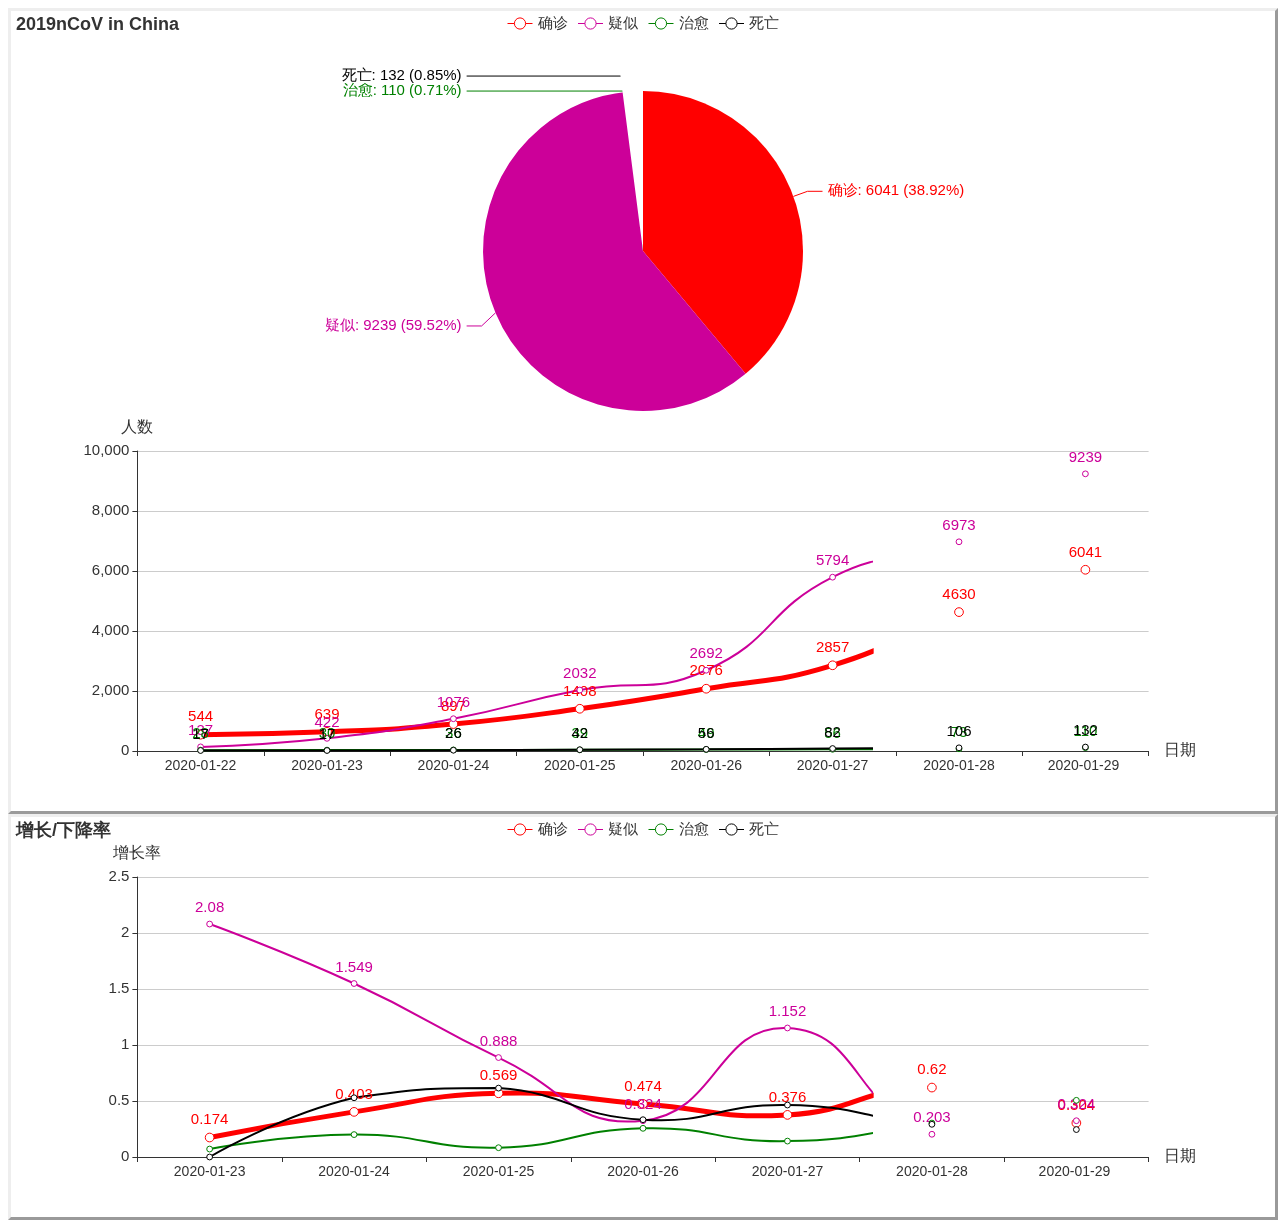
<file: www-echarts/china.html>
<html>
  <head>
    <meta charset="utf-8" />
    <title>2019nCoV</title>
  </head>
  <body>
    <div
      id="china"
      style="BACKGROUND: #ffffff;BORDER-RIGHT: 3px outset; BORDER-TOP: 3px outset;  BORDER-LEFT: 3px outset; BORDER-BOTTOM: 3px outset; width: 100%;height:800px"
    ></div>
    <div
      id="china_ratio"
      style="BACKGROUND: #ffffff;BORDER-RIGHT: 3px outset; BORDER-TOP: 3px outset;  BORDER-LEFT: 3px outset; BORDER-BOTTOM: 3px outset; width: 100%;height:400px;"
    ></div>
    <script src="jquery.js"></script>
    <script src="echarts.min.js"></script>
    <script type="text/javascript">
      // 基于准备好的dom，初始化echarts实例
      var chinaChart = echarts.init(document.getElementById("china"));
      var chinaChart_ratio = echarts.init(
        document.getElementById("china_ratio")
      );
      chinaChart.setOption({
        title: {
          text: "2019nCoV in China"
        }
      });
      chinaChart_ratio.setOption({
        title: {
          text: "增长/下降率"
        }
      });
      chinaChart.showLoading();
      chinaChart_ratio.showLoading();
      var data_txt;
      var data_csv = new Array();
      var data_china = new Array();
      var data_china_ratio = new Array();
      var pie_init_col = 1;
      function read_csv(ret_data) {
        $.ajax({
          async: "true",
          url: "history.csv",
          success: function(read_data) {
            data_txt = read_data.replace(/\n/g, "<br>");
            data_csv_lines = read_data.split("\n");
            for (
              let line_id = 0;
              line_id < data_csv_lines.length - 1;
              line_id++
            ) {
              data_csv[line_id] = new Array();
              data_csv_lines[line_id]
                .split(",")
                .forEach(function(data, index, arr) {
                  if (line_id == 0) {
                    data_csv[line_id].push(data);
                  } else {
                    if (index < 2) {
                      data_csv[line_id].push(data);
                    } else {
                      data_csv[line_id].push(+data);
                    }
                  }
                });
            }
            data_china = data_csv.slice(0, 5);
            for (let index = 0; index < data_china.length; index++) {
              data_china[index] = data_china[index].slice(1);
            }
            data_china_ratio = JSON.parse(JSON.stringify(data_china));
            data_china_ratio[0].splice(1, 1);
            for (let row = 1; row < data_china_ratio.length; row++) {
              for (let col = 1; col < data_china_ratio[row].length; col++) {
                data_china_ratio[row][col] =
                  Math.floor(
                    ((data_china_ratio[row][col + 1] -
                      data_china_ratio[row][col]) /
                      data_china_ratio[row][col]) *
                      1000
                  ) / 1000;
              }
              data_china_ratio[row].splice(data_china_ratio[row].length - 1, 1);
            }
            pie_init_col = data_china[0].length - 1;
            var option = {
              legend: {
                show: true,
                textStyle: {
                  fontSize: 15
                }
              },
              tooltip: {
                trigger: "axis",
                showContent: true
              },
              dataset: {
                // source: dataset_example
                source: data_china
              },
              xAxis: {
                type: "category",
                name: "日期",
                nameTextStyle: { fontSize: 16 },
                axisLabel: { fontSize: 14 }
              },
              yAxis: {
                gridIndex: 0,
                min: 0,
                name: "人数",
                nameTextStyle: { fontSize: 16 },
                axisLabel: { fontSize: 15 }
              },
              grid: [{ top: "55%", height: "300px" }],
              series: [
                {
                  type: "line",
                  gridIndex: 0,
                  smooth: true,
                  seriesLayoutBy: "row",
                  symbolSize: 12,
                  color: "red",
                  lineStyle: {
                    width: 5
                  },
                  label: {
                    show: true,
                    fontSize: 15
                  }
                },
                {
                  type: "line",
                  gridIndex: 0,
                  smooth: true,
                  seriesLayoutBy: "row",
                  symbolSize: 8,
                  color: "#cc0099",
                  label: {
                    show: true,
                    fontSize: 15
                  }
                },
                {
                  type: "line",
                  gridIndex: 0,
                  smooth: true,
                  seriesLayoutBy: "row",
                  symbolSize: 8,
                  color: "green",
                  label: {
                    show: true,
                    fontSize: 15
                  }
                },
                {
                  type: "line",
                  gridIndex: 0,
                  smooth: true,
                  seriesLayoutBy: "row",
                  symbolSize: 8,
                  color: "black",
                  label: {
                    show: true,
                    fontSize: 15
                  }
                },
                {
                  type: "pie",
                  id: "pie",
                  color: ["red", "#cc0099", "green", "black"],
                  //   gridIndex: 1,
                  radius: "40%",
                  center: ["50%", "30%"],
                  label: {
                    alignTo: "labelLine",
                    formatter: "{b}: {@[" + pie_init_col + "]} ({d}%)",
                    fontSize: 15
                  },
                  encode: {
                    itemName: 0,
                    value: pie_init_col,
                    tooltip: pie_init_col
                  }
                }
              ]
            };
            var option_ratio = {
              legend: {
                show: true,
                textStyle: {
                  fontSize: 15
                }
              },
              tooltip: {
                trigger: "axis",
                showContent: true
              },
              dataset: {
                // source: dataset_example
                source: data_china_ratio
              },
              xAxis: {
                type: "category",
                name: "日期",
                nameTextStyle: { fontSize: 16 },
                axisLabel: {
                  fontSize: 14,
                  interval: "auto"
                }
              },
              yAxis: {
                min: 0,
                name: "增长率",
                nameTextStyle: { fontSize: 16 },
                axisLabel: {
                  fontSize: 15,
                  interval: "auto"
                  //   formatter: "{value}%"
                }
              },
              series: [
                {
                  type: "line",
                  gridIndex: 0,
                  smooth: true,
                  seriesLayoutBy: "row",
                  symbolSize: 12,
                  color: "red",
                  lineStyle: {
                    width: 5
                  },
                  label: {
                    show: true,
                    fontSize: 15,
                    position: "top"
                    // formatter: '{@[1]}%'
                  }
                },
                {
                  type: "line",
                  gridIndex: 0,
                  smooth: true,
                  seriesLayoutBy: "row",
                  symbolSize: 8,
                  color: "#cc0099",
                  label: {
                    show: true,
                    fontSize: 15,
                    position: "top"
                    // formatter: '{@[2]}%'
                  }
                },
                {
                  type: "line",
                  gridIndex: 0,
                  smooth: true,
                  seriesLayoutBy: "row",
                  symbolSize: 8,
                  color: "green",
                  label: {
                    show: false,
                    fontSize: 15,
                    position: "top"
                    // formatter: '{@[3]}%'
                  }
                },
                {
                  type: "line",
                  gridIndex: 0,
                  smooth: true,
                  seriesLayoutBy: "row",
                  symbolSize: 8,
                  color: "black",
                  label: {
                    show: false,
                    fontSize: 15,
                    position: "top"
                    // formatter: '{@[4]}%'
                  }
                }
              ]
            };

            chinaChart.hideLoading();
            chinaChart.setOption(option);
            chinaChart_ratio.hideLoading();
            chinaChart_ratio.setOption(option_ratio);
            chinaChart.on("updateAxisPointer", function(event) {
              var xAxisInfo = event.axesInfo[0];
              if (xAxisInfo) {
                var dimension = xAxisInfo.value + 1;
                chinaChart.setOption({
                  series: {
                    id: "pie",
                    label: {
                      formatter: "{b}: {@[" + dimension + "]} ({d}%)"
                    },
                    encode: {
                      value: dimension,
                      tooltip: dimension
                    }
                  }
                });
              }
            });
          }
        });
      }
      // * 按钮 『显示文本』的作用
      function getTxt() {
        document.getElementById("text").innerHTML = data_txt;
        // document.getElementById("text").innerHTML = dataset_example;
      }
      // * 按钮 『清空文本』的作用
      function clear_text() {
        document.getElementById("text").innerHTML = "null";
      }
      read_csv();
    </script>
    <!-- <button type="button" id="btnGetTxt" onclick="getTxt()">显示文本</button>
    <button id="h" onclick="clear_text()">清空文本</button>
    <p id="text">待输出文本</p> -->
  </body>
</html>
</file>
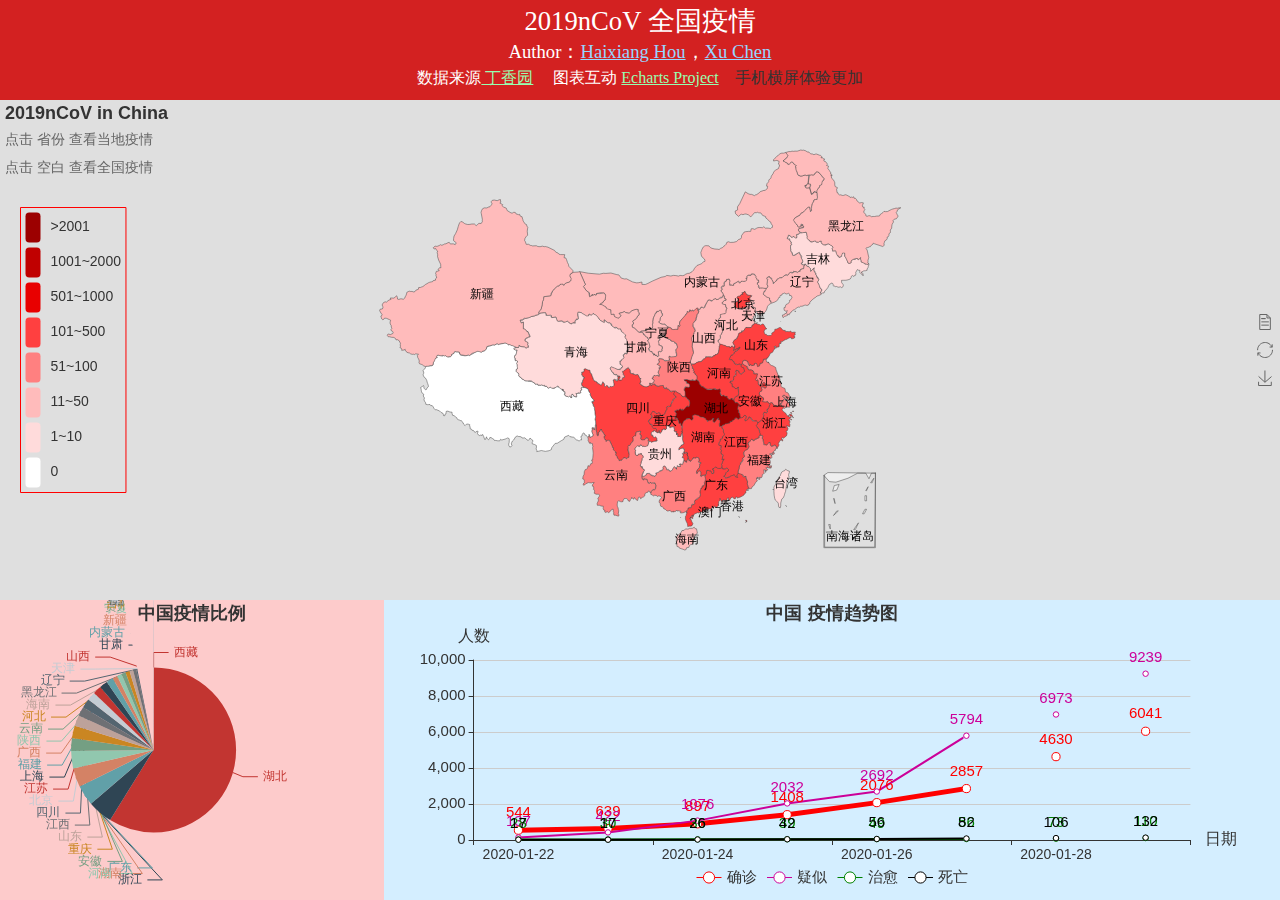
<file: www-echarts/testmap.html>
<!DOCTYPE html>
<html style="height: 100%">
  <head>
    <meta charset="utf-8" />
    <title>2019nCoV全国疫情</title>
    <div id="head" style="BACKGROUND: #d32121; width: 100%; height: 100px;">
      <div style="height: 3px"></div>
      <div style="text-align: center; font-size: 20pt; color: #ffffff;">
        2019nCoV 全国疫情
      </div>
      <div style="text-align: center; font-size: 14pt; color: #ffffff;">
        Author：<a
          href="mailto:houhaixiang@cetccloud.com"
          style="color:#97d5ff;"
          >Haixiang Hou</a
        >，<a href="mailto:chenxull@hust.edu.cn" style="color:#97d5ff;"
          >Xu Chen</a
        >
      </div>
      <div style="height: 3px"></div>
      <div style="text-align: center; font-size: 12pt; color: #ffffff;">
        数据来源<a
          href="https://3g.dxy.cn/newh5/view/pneumonia?scene=2&clicktime=1579581727&enterid=1579581727&from=timeline&isappinstalled=0"
          target="_blank"
          style="color:#97ffb1;"
        >
          丁香园</a
        >
        &emsp;图表互动
        <a
          href="https://3g.dxy.cn/newh5/view/pneumonia?scene=2&clicktime=1579581727&enterid=1579581727&from=timeline&isappinstalled=0"
          target="_blank"
          style="color:#97ffb1;"
          >Echarts Project</a
        >&emsp;<font color="#333333">手机横屏体验更加</font>
      </div>
    </div>
    <script type="text/javascript" id="isMobile">
      var isMobile = /Android|webOS|iPhone|iPad|BlackBerry/i.test(
        navigator.userAgent
      );
      var click_method = "click";
      if (isMobile) {
        click_method = "touchend";
      } else {
        click_method = "click";
      }
    </script>
  </head>
  <body style="height: 100%; margin: 0">
    <script src="jquery.js"></script>
    <script src="echarts.min.js"></script>
    <div
      id="chinaChart_bg"
      style="BACKGROUND: #000000;width: 100%; height: 500px;"
    >
      <div
        id="chinaChart"
        style="BACKGROUND: #dfdfdf;width: 100%; height: 500px;"
      ></div>
    </div>
    <div id="population" style="width: 100%; height: 300px;">
      <div
        id="provincePie"
        style="BACKGROUND: #fdcbcb; width: 30%; height: 300px; float: left"
      ></div>
      <div
        id="populationChart"
        style="BACKGROUND: #d4eeff; width: 70%; height: 300px; float: left"
      ></div>
    </div>
    <script type="text/javascript" id="read_data_script">
      var geoJson = "";
      var global_date_list = [];
      var global_date_list_end = 0;
      var global_json = [];
      var global_china_dataset = [];
      var load_done = false;
      read_china_json = $.ajax({
        async: true,
        global: true,
        url: "china.json",
        beforeSend: function() {},
        success: function(data) {
          geoJson = data;
        }
      });
      read_global_json = $.ajax({
        async: true,
        global: true,
        url: "history-areas.json",
        beforeSend: function() {},
        success: function(data) {
          global_date_list = data[0].reverse();
          global_date_list_end = global_date_list.length - 1;
          global_json = data.slice(1);
          load_done = true;
        }
      });
      read_nation_json = $.ajax({
        async: true,
        global: true,
        url: "history.csv",
        success: function(read_data) {
          data_csv_lines = read_data.split("\n");
          for (let line_id = 0; line_id < 5; line_id++) {
            global_china_dataset[line_id] = new Array();
            data_csv_lines[line_id]
              .split(",")
              .forEach(function(data, index, arr) {
                if (line_id == 0) {
                  if (index > 0) {
                    global_china_dataset[line_id].push(data);
                  }
                } else {
                  if (index == 1) {
                    global_china_dataset[line_id].push(data);
                  } else if (index > 1) {
                    global_china_dataset[line_id].push(+data);
                  }
                }
              });
          }
        }
      });
      function sleep(ms) {
        return new Promise(resolve => setTimeout(resolve, ms));
      }
    </script>
    <script type="text/javascript" id="chinaChartScript">
      var chinaChart = echarts.init(document.getElementById("chinaChart"));
      chinaChart.showLoading();
      var option_chinaChart = "";
      var province_dataset = new Array();
      function init_chinaChart() {
        set_option_chinaChart();
        //read_china_json请求完毕时执行
        $.when(read_china_json).done(function() {
          echarts.registerMap("china", geoJson);
          $.when(read_china_json).done(async function() {
            while (load_done == false) {
              await sleep(30);
            }
            for (let index = 0; index < global_json.length; index++) {
              province_dataset[index] = {
                name: global_json[index]["provinceShortName"],
                value:
                  global_json[index]["confirmedCount"][global_date_list_end]
              };
            }
            // 开始画其它图
            init_provincePie("中国");
            init_populationChart("中国", "中国");
            option_chinaChart["series"][0]["data"] = province_dataset;
            chinaChart.hideLoading();
            chinaChart.setOption(option_chinaChart);
          });
        });
      }
      function set_option_chinaChart() {
        option_chinaChart = {
          title: {
            text: "2019nCoV in China",
            subtext: "点击 省份 查看当地疫情\n\n点击 空白 查看全国疫情",
            subtextStyle: {
              fontSize: 14,
              color: "#666666"
            }
          },
          tooltip: {
            trigger: "item",
            formatter: "{b}<br/>确诊 {c} 人"
          },
          toolbox: {
            show: true,
            orient: "vertical",
            left: "right",
            top: "center",
            feature: {
              dataView: { readOnly: false },
              restore: {},
              saveAsImage: {}
            }
          },
          visualMap: {
            type: "piecewise",
            pieces: [
              // { gt: 5000, label: ">5000", color: "#770000" },
              { gt: 2000, label: ">2001", color: "#9C0000" },
              { gt: 1000, lt: 2000, label: "1001~2000", color: "#C00000" },
              { gt: 500, lt: 1000, label: "501~1000", color: "#E80000" },
              { gt: 100, lt: 500, label: "101~500", color: "#FF4040" },
              { gt: 50, lt: 100, label: "51~100", color: "#FF8080" },
              { gt: 10, lt: 50, label: "11~50", color: "#FFBBBB" },
              { gt: 0, lt: 10, label: "1~10", color: "#FFDBDB" },
              { value: 0, label: "0", color: "#FFFFFF" }
            ],
            align: "auto",
            itemHeight: 30,
            itemWidth: 15,
            itemGap: 5,
            itemSymbol: "roundRect",
            align: "left",
            // orient: "horizontal",
            top: "middle",
            left: 20,
            borderColor: "#FF0000",
            borderWidth: 1,
            selectedMode: false,
            textStyle: { fontSize: 14 }
          },
          series: [
            {
              name: "全国各省市感染人数",
              type: "map",
              mapType: "china", // 自定义扩展图表类型
              label: {
                show: true
              }
            }
          ]
        };
      }
      //开启地图的点击事件，当点击具体省份时。绘制对应省份的地图
      chinaChart.on("click", e => {
        chinaMapClick(e);
        event.stopPropagation();
      });
      function chinaMapClick(params) {
        if (params.value == null) {
          return;
        }
        var provinceName = params.data.name;
        if (provinceName == "") {
          provinceName = "中国";
        }
        init_provincePie(provinceName);
        init_populationChart(provinceName, provinceName);
      }
      var aa = document.getElementById("chinaChart_bg");
      if (isMobile) {
        tap(aa, function(e) {
          console.log(e);
        });
      } else {
        aa.addEventListener(
          click_method,
          function(e) {
            if (e) {
              init_provincePie("中国");
              init_populationChart("中国", "中国");
            }
          },
          false
        );
      }
      function tap(el, callBack) {
        var startTime = 0;
        var maxTime = 250;
        var [startX, startY, endX, endY] = [0, 0, 0, 0]; //es6解构赋值
        el.addEventListener("touchstart", function(e) {
          console.log("touchstart");
          startTime = Date.now(); //开始触摸的事件
          startX = e.touches[0].clientX; //手指在浏览器横坐标
          startY = e.touches[0].clientY; //手指在浏览器纵坐标
        });
        el.addEventListener("touchmove", function(e) {
          console.log("touchmove");
          endX = e.touches[0].clientX; //手指在浏览器横坐标
          endY = e.touches[0].clientY; //手指在浏览器纵坐标
        });
        el.addEventListener("touchend", function(e) {
          console.log("touchend");
          if (Date.now() - startTime > maxTime) {
            //如果超过了最大时间，不触发tap
            console.log("超时了");
            return;
          }
          //如果移动距离过大，则不是tap事件。为了大家在电脑上能看到效果，这里设置成了1000，因为在电脑上移动幅度不好控制。如果是在移动端，设置为30就差不多了。
          if (Math.abs(endX - startX) > 800 || Math.abs(endY - startY) > 800) {
            return;
          }
          init_provincePie("中国");
          init_populationChart("中国", "中国");
        });
      }
    </script>
    <script type="text/javascript" id="provincePieScript">
      var cur_provinceName;
      let provincePie = echarts.init(document.getElementById("provincePie"));
      provincePie.showLoading();
      let option_provincePie = "";
      //当鼠标事件触发时，获取传来的省份信息。从 global_json 中获取具体省份的城市信息
      function init_provincePie(provinceName) {
        cur_provinceName = provinceName;
        set_option_provincePie(provinceName);
        provincePie.hideLoading();
        if (provinceName == "中国") {
          option_provincePie["series"][0]["data"] = province_dataset;
        } else {
          var data = genCityData(provinceName);
          option_provincePie["series"][0]["data"] = data.cities_dataset;
        }
        // 数据填充到图中
        provincePie.setOption(option_provincePie);
      }
      function genCityData(provinceName) {
        let cities_dataset = new Array();
        //遍历 json 根据省的名称获取对应的城市数据
        for (
          let provinceIndex = 0;
          provinceIndex < global_json.length;
          provinceIndex++
        ) {
          if (
            global_json[provinceIndex]["provinceShortName"] === provinceName
          ) {
            for (
              let citiesIndex = 0;
              citiesIndex < global_json[provinceIndex]["cities"].length;
              citiesIndex++
            ) {
              var confirmedLength =
                global_json[provinceIndex]["cities"][citiesIndex][
                  "confirmedCount"
                ].length - 1;
              var cityName =
                global_json[provinceIndex]["cities"][citiesIndex]["cityName"];
              var confirmedCount =
                global_json[provinceIndex]["cities"][citiesIndex][
                  "confirmedCount"
                ][confirmedLength];
              cities_dataset.push({
                name: cityName,
                value: confirmedCount
              });
            }
          }
        }
        return {
          cities_dataset: cities_dataset
        };
      }
      function set_option_provincePie(provinceName) {
        // var data = genCityData(provinceName);
        option_provincePie = {
          title: {
            text: provinceName + "疫情比例",
            left: "center"
          },
          tooltip: {
            trigger: "item"
          },
          series: [
            {
              type: "pie",
              radius: "55%",
              center: ["40%", "50%"]
            }
          ]
        };
      }
      provincePie.on("click", provincePieClick);
      function provincePieClick(params) {
        var city_name = params.data.name;
        if (cur_provinceName == "中国") {
          init_populationChart(city_name, city_name);
        } else {
          init_populationChart(cur_provinceName, city_name);
        }
      }
    </script>
    <script type="text/javascript" id="populationChartScript">
      var populationChart = echarts.init(
        document.getElementById("populationChart")
      );
      var population_dataset;
      populationChart.showLoading();
      var option_populationChart;
      function init_populationChart(province_name, city_name) {
        set_option_populationChart(city_name);
        if (province_name == city_name) {
          // 全国疫情人口数据
          if (province_name == "中国") {
            $.when(read_nation_json).done(function() {
              option_populationChart["dataset"][
                "source"
              ] = global_china_dataset;
              option_populationChart["legend"]["selected"] = {
                确诊: true,
                疑似: true,
                治愈: true,
                死亡: true
              };
              populationChart.hideLoading();
              populationChart.setOption(option_populationChart);
            });
          } else {
            // 各省疫情人口数据
            for (
              let provinceIndex = 0;
              provinceIndex < global_json.length;
              provinceIndex++
            ) {
              if (
                global_json[provinceIndex]["provinceShortName"] ===
                province_name
              ) {
                populationChart.showLoading();
                gen_population_dataset(global_json[provinceIndex]);
                option_populationChart["dataset"][
                  "source"
                ] = population_dataset;
                option_populationChart["legend"]["selected"] = {
                  确诊: true,
                  疑似: false,
                  治愈: true,
                  死亡: true
                };
                populationChart.hideLoading();
                populationChart.setOption(option_populationChart);
                break;
              }
            }
          }
        } else {
          // 查看各市的数据
          for (
            let provinceIndex = 0;
            provinceIndex < global_json.length;
            provinceIndex++
          ) {
            if (
              global_json[provinceIndex]["provinceShortName"] === province_name
            ) {
              for (
                let cityIndex = 0;
                cityIndex < global_json[provinceIndex]["cities"].length;
                cityIndex++
              ) {
                if (
                  global_json[provinceIndex]["cities"][cityIndex]["cityName"] ==
                  city_name
                ) {
                  gen_population_dataset(
                    global_json[provinceIndex]["cities"][cityIndex]
                  );
                  option_populationChart["dataset"][
                    "source"
                  ] = population_dataset;
                  option_populationChart["legend"]["selected"] = {
                    确诊: true,
                    疑似: false,
                    治愈: true,
                    死亡: true
                  };
                  populationChart.hideLoading();
                  populationChart.setOption(option_populationChart);
                  break;
                }
              }
              break;
            }
          }
        }
      }
      function gen_population_dataset(object_dict) {
        population_dataset = new Array();
        population_dataset[0] = ["状态"].concat(global_date_list);
        population_dataset[1] = ["确诊"].concat(object_dict["confirmedCount"]);
        population_dataset[2] = ["疑似"].concat(object_dict["suspectedCount"]);
        population_dataset[3] = ["治愈"].concat(object_dict["curedCount"]);
        population_dataset[4] = ["死亡"].concat(object_dict["deadCount"]);
      }
      function set_option_populationChart(city_name) {
        option_populationChart = {
          title: {
            text: city_name + " 疫情趋势图",
            left: "center"
          },
          legend: {
            show: true,
            bottom: 10,
            textStyle: {
              fontSize: 15
            }
          },
          tooltip: {
            trigger: "axis",
            showContent: true
          },
          dataset: {
            // source: dataset_example
            source: []
          },
          xAxis: {
            type: "category",
            name: "日期",
            nameTextStyle: { fontSize: 16 },
            axisLabel: { fontSize: 14 }
          },
          yAxis: {
            min: 0,
            name: "人数",
            nameTextStyle: { fontSize: 16 },
            axisLabel: { fontSize: 15 }
          },
          series: [
            {
              type: "line",
              smooth: false,
              seriesLayoutBy: "row",
              symbolSize: 12,
              color: "red",
              lineStyle: {
                width: 5
              },
              label: {
                show: true,
                fontSize: 15
              }
            },
            {
              type: "line",
              smooth: false,
              seriesLayoutBy: "row",
              symbolSize: 8,
              color: "#cc0099",
              label: {
                show: true,
                fontSize: 15
              }
            },
            {
              type: "line",
              smooth: false,
              seriesLayoutBy: "row",
              symbolSize: 8,
              color: "green",
              label: {
                show: true,
                fontSize: 15
              }
            },
            {
              type: "line",
              smooth: false,
              seriesLayoutBy: "row",
              symbolSize: 8,
              color: "black",
              label: {
                show: true,
                fontSize: 15
              }
            }
          ]
        };
      }
    </script>
    <script type="text/javascript" id="main_function">
      init_chinaChart();
    </script>
  </body>
</html>
</file>
